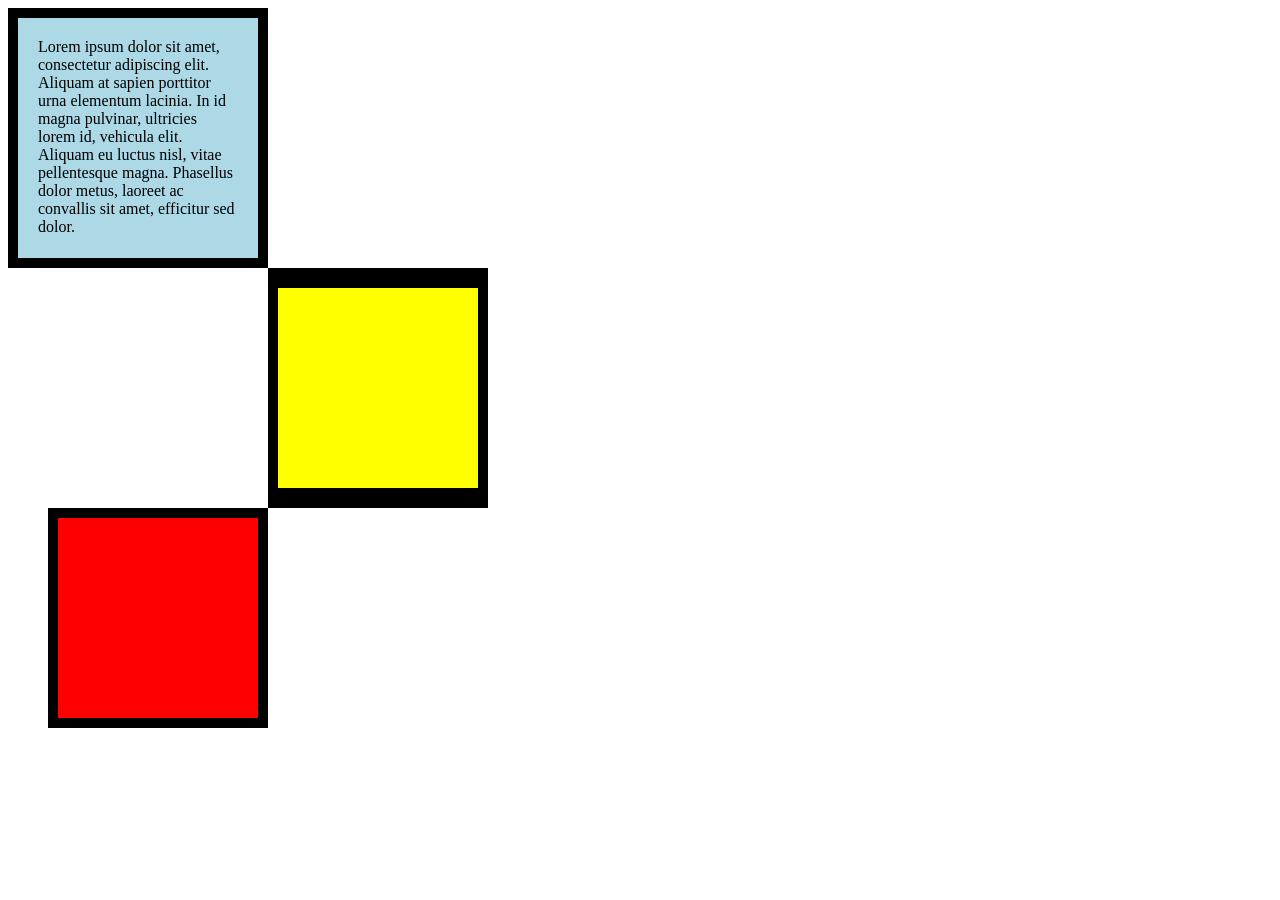
<file: CSS Acitivity II/index.html>
<!DOCTYPE html>
<html lang="en">

<head>
  <meta charset="UTF-8">
  <title>CSS Box Model</title>
  <style>
    div {
      width: 200px;
      height: 200px;
    }

    .firstbox {
      background-color: lightblue;
      padding: 20px;
      border: 10px solid black;
    }

    p {
      margin: 0;
    }

    .secondbox {
      background-color: yellow;
      border-top: 20px solid black;
      border-bottom: 20px solid black;
      border-left: 10px solid black;
      border-right: 10px solid black;
      margin-left: 260px;
    }

    .thirdbox {
      background-color: red;
      border: 10px solid black;
      margin-left: 40px;
    }
  </style>
</head>

<body>
  <div class="firstbox">
    <p>
      Lorem ipsum dolor sit amet, consectetur adipiscing elit.
      Aliquam at sapien porttitor urna elementum lacinia. In
      id magna pulvinar, ultricies lorem id, vehicula elit.
      Aliquam eu luctus nisl, vitae pellentesque magna. Phasellus
      dolor metus, laoreet ac convallis sit amet, efficitur sed
      dolor.
    </p>
  </div>

  <div class="secondbox"></div>

  <div class="thirdbox"></div>
</body>

</html>
</file>
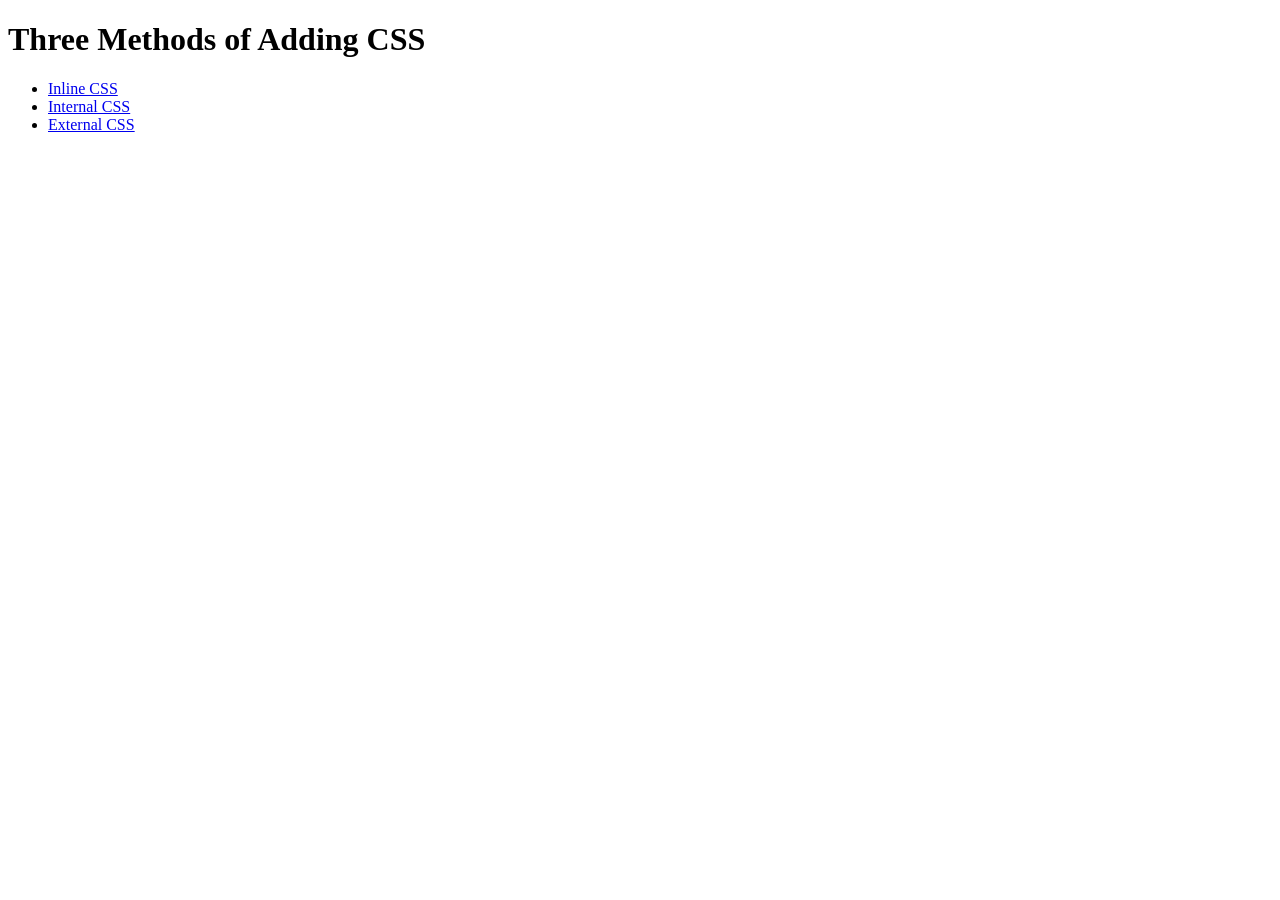
<file: CSS Activity/index.html>
<!DOCTYPE html>
<html lang="en">

<head>
  <meta charset="UTF-8">
  <title>Adding CSS</title>
</head>

<body>
  <h1>Three Methods of Adding CSS</h1>
  <!-- Create 3 Links to The 3 Webpages: inline, internal and external -->
  <ul>
    <li><a href="inline.html">Inline CSS</a></li>
    <li><a href="internal.html">Internal CSS</a></li>
    <li><a href="external.html">External CSS</a></li>
  </ul>
</body>

</html>
</file>
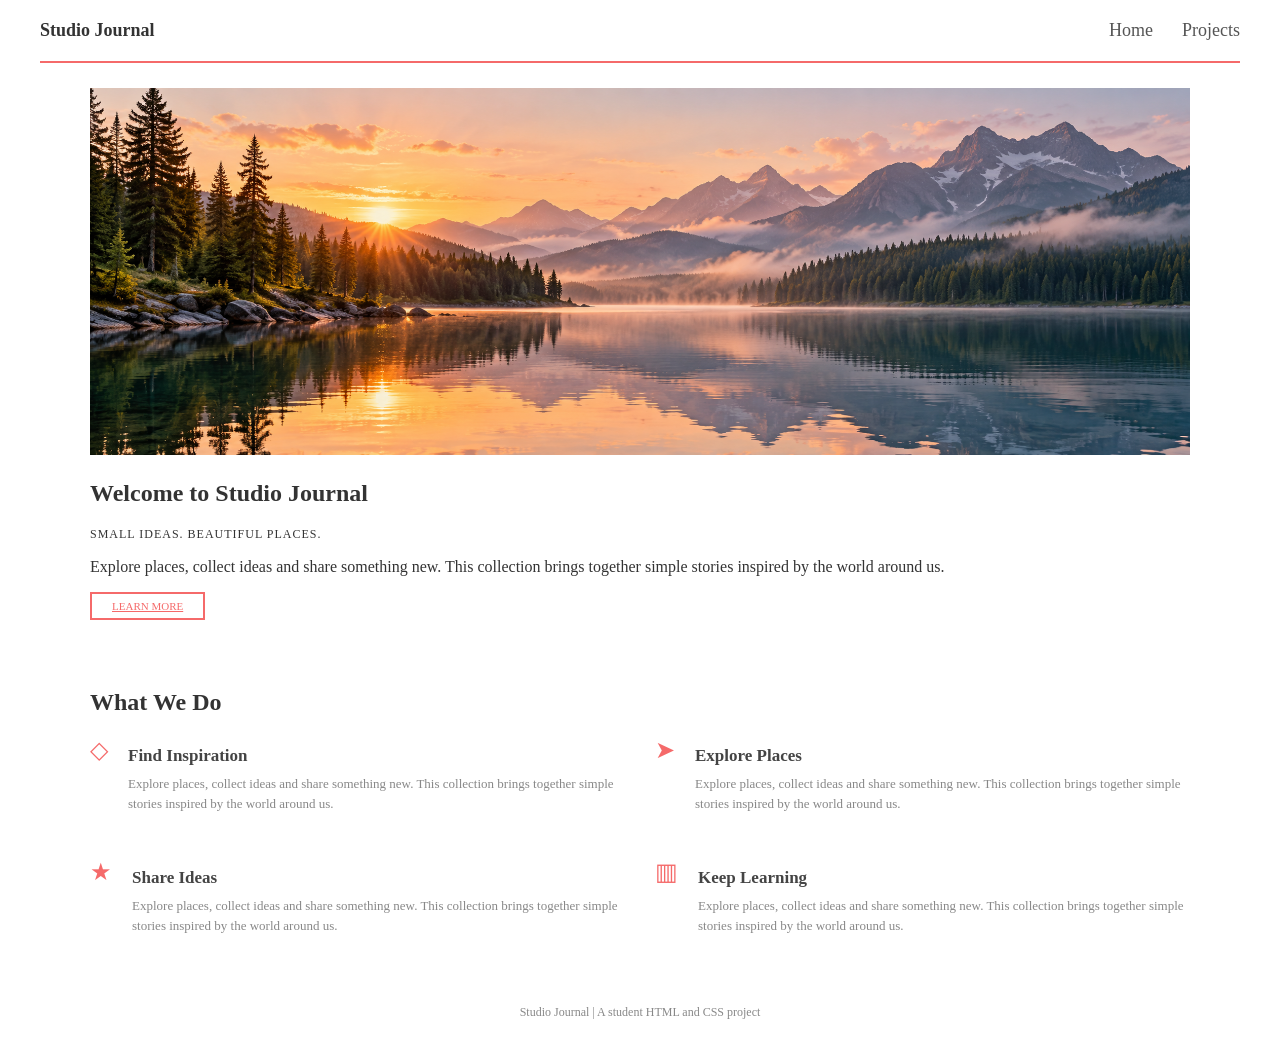
<file: Lab Practical 2/index.html>
<!DOCTYPE html>
<html lang="en">
<head>
    <meta charset="UTF-8">
    <meta name="viewport" content="width=device-width, initial-scale=1.0">
    <title>Studio Journal | Home</title>
    <link rel="stylesheet" href="styles.css">
</head>
<body>
    <header>
        <a class="logo" href="index.html"><strong>Studio Journal</strong></a>
        <nav>
            <a href="index.html" class="active" aria-current="page">Home</a>
            <a href="projects.html">Projects</a>
        </nav>
    </header>

    <main>
        <section class="intro">
            <img class="banner" src="images/pic10.png" alt="Mountain lake at sunrise">
            <h1>Welcome to Studio Journal</h1>
            <p class="subtitle">Small ideas. Beautiful places.</p>
            <p>Explore places, collect ideas and share something new. This collection brings together simple stories inspired by the world around us.</p>
            <a class="button" href="#features">Learn More</a>
        </section>

        <section id="features">
            <h2>What We Do</h2>
            <div class="features">
                <article class="feature">
                    <span class="icon" aria-hidden="true">◇</span>
                    <div>
                        <h3>Find Inspiration</h3>
                        <p>Explore places, collect ideas and share something new. This collection brings together simple stories inspired by the world around us.</p>
                    </div>
                </article>
                <article class="feature">
                    <span class="icon" aria-hidden="true">➤</span>
                    <div>
                        <h3>Explore Places</h3>
                        <p>Explore places, collect ideas and share something new. This collection brings together simple stories inspired by the world around us.</p>
                    </div>
                </article>
                <article class="feature">
                    <span class="icon" aria-hidden="true">★</span>
                    <div>
                        <h3>Share Ideas</h3>
                        <p>Explore places, collect ideas and share something new. This collection brings together simple stories inspired by the world around us.</p>
                    </div>
                </article>
                <article class="feature">
                    <span class="icon" aria-hidden="true">▥</span>
                    <div>
                        <h3>Keep Learning</h3>
                        <p>Explore places, collect ideas and share something new. This collection brings together simple stories inspired by the world around us.</p>
                    </div>
                </article>
            </div>
        </section>
    </main>
    <footer>Studio Journal | A student HTML and CSS project</footer>
</body>
</html>
</file>
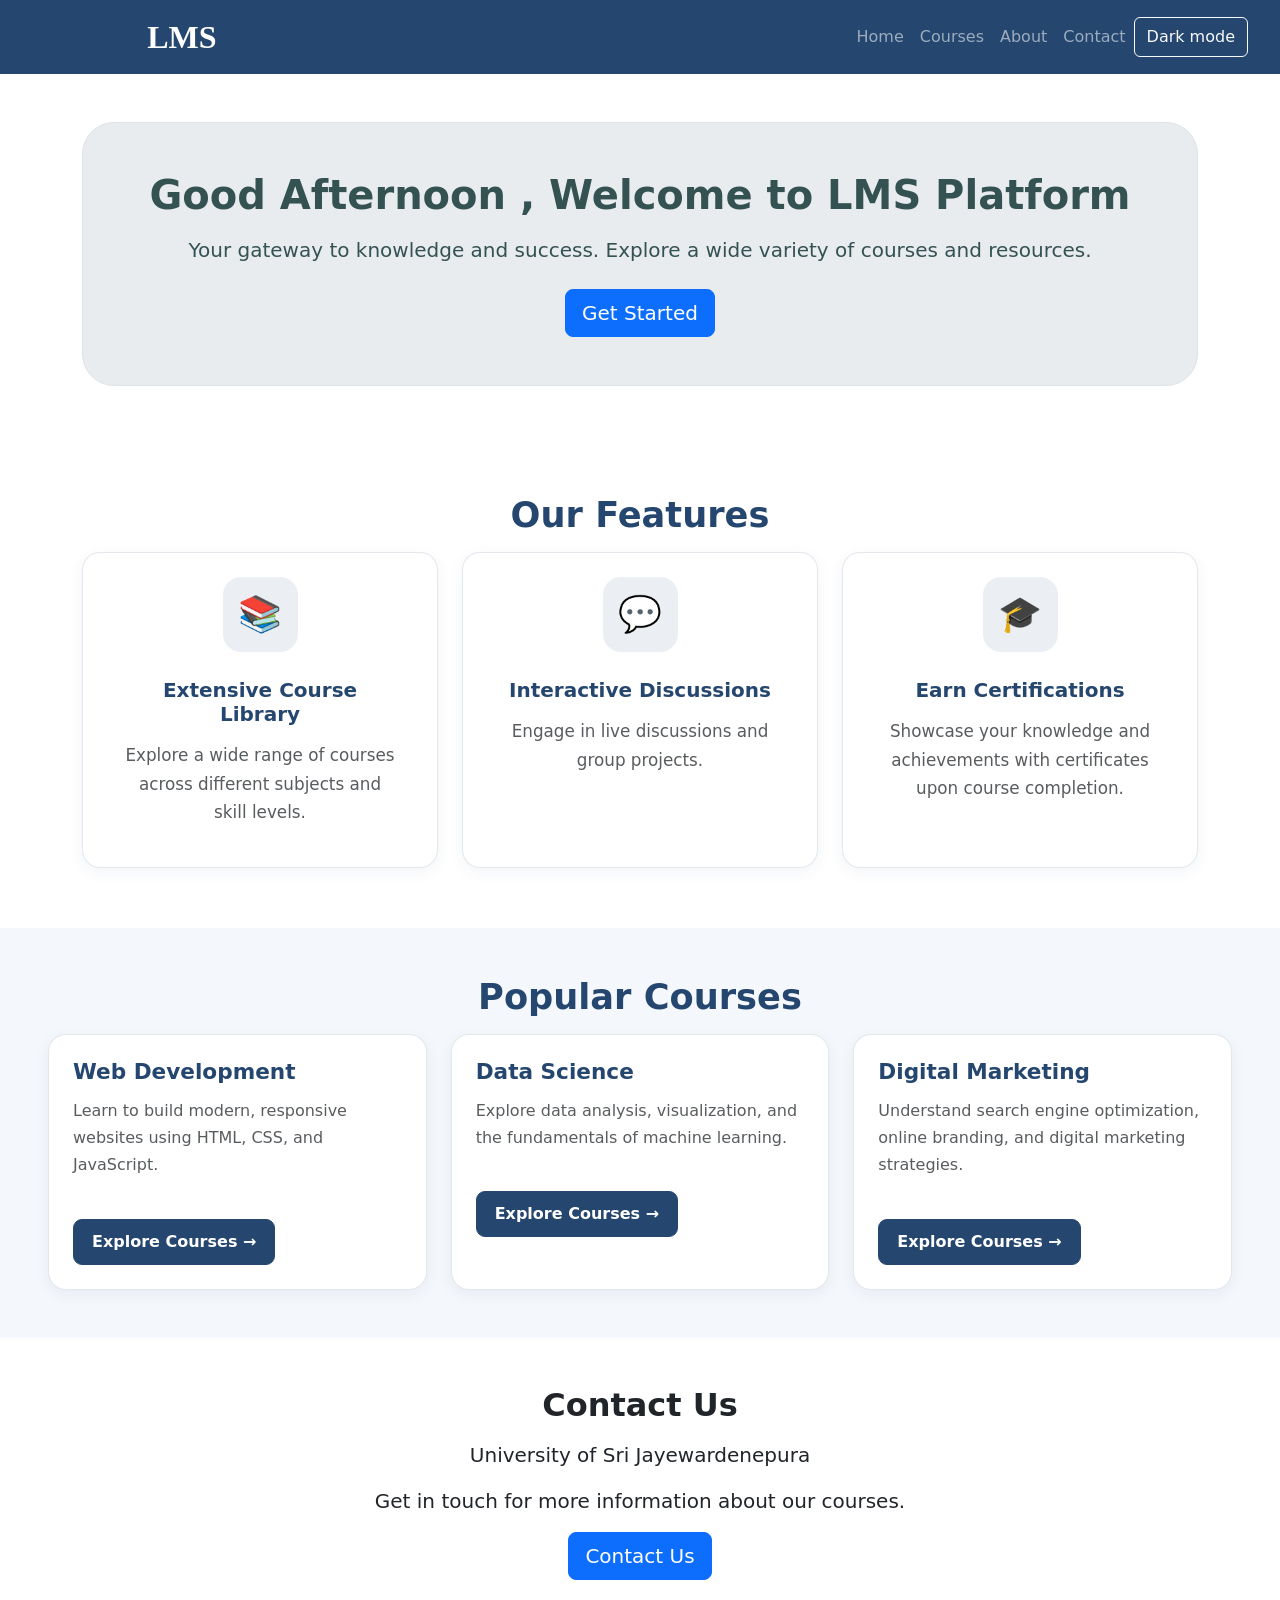
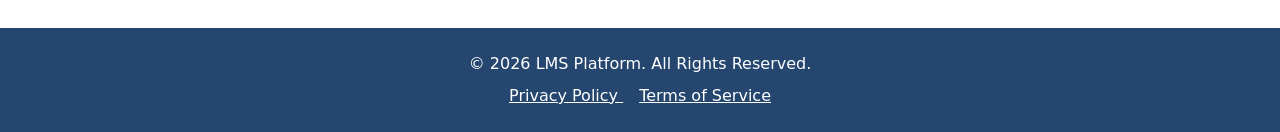
<file: Practical 2 LMS using Bootstrap/index.html>
<!DOCTYPE html>
<html lang="en" data-bs-theme="light">

<head>
    <meta charset="UTF-8">
    <meta name="viewport" content="width=device-width, initial-scale=1.0">

    <title>LMS | Learning Management System</title>

    <!-- Bootstrap CSS -->
    <link href="https://cdn.jsdelivr.net/npm/bootstrap@5.3.8/dist/css/bootstrap.min.css" rel="stylesheet">

    <!-- Custom CSS -->
    <link rel="stylesheet" href="style.css">
</head>

<body>


    <!-- Navigation Bar -->
    <nav class="navbar navbar-expand-lg bg-1 fg-2" data-bs-theme="dark">
        <div class="container-fluid px-4">

            <a class="navbar-brand fw-bold" href="#Home">LMS</a>



            <button class="navbar-toggler" type="button" data-bs-toggle="offcanvas" data-bs-target="#navbarMenu"
                aria-controls="navbarMenu" aria-label="Toggle navigation">

                <span class="navbar-toggler-icon"></span>
            </button>

            <div class="offcanvas offcanvas-end" tabindex="-1" id="navbarMenu" aria-labelledby="navbarMenuLabel">

                <div class="offcanvas-header">
                    <h5 class="offcanvas-title" id="navbarMenuLabel">
                        LMS Menu
                    </h5>

                    <button type="button" class="btn-close" data-bs-dismiss="offcanvas" aria-label="Close"></button>
                </div>

                <div class="offcanvas-body">
                    <div class="navbar-nav ms-auto">

                        <a class="nav-link" href="index.html">Home</a>
                        <a class="nav-link" href="courses.html">Courses</a>
                        <a class="nav-link" href="about.html">About</a>
                        <a class="nav-link" href="contact.html">Contact </a>
                        <button class="btn btn-outline-light ms-auto me-2" type="button" id="themeToggle"
                            aria-pressed="false">
                            Dark mode
                        </button>

                    </div>
                </div>

            </div>
        </div>
    </nav>

    <!-- Home Section -->
    <section id="Home" class="py-5">

        <div class="container">

            <div class="bg-body-secondary p-5 rounded-5 text-center border">

                <h1 class="fw-bold mb-3">
                    <span id="greeting"></span> , Welcome to LMS Platform
                </h1>

                <p class="fs-5 mb-4">
                    Your gateway to knowledge and success.
                    Explore a wide variety of courses and resources.
                </p>

                <a class="btn btn-primary btn-lg" href="#courses">
                    Get Started
                </a>

            </div>

        </div>

    </section>


    <!-- Our Features -->
    <section id="about" class="container py-5">

        <h2 class="text-center fw-bold mb-3">
            Our Features
        </h2>

        <div class="row g-4">

            <!-- Feature 1 -->
            <div class="col-12 col-md-4">

                <div class="card feature-card h-100 text-center p-4">

                    <div class="feature-icon">
                        📚
                    </div>

                    <div class="card-body">

                        <h3 class="card-title fw-bold">
                            Extensive Course Library
                        </h3>

                        <p class="card-text">
                            Explore a wide range of courses across different subjects and skill levels.
                        </p>

                    </div>

                </div>

            </div>

            <!-- Feature 2 -->
            <div class="col-12 col-md-4">

                <div class="card feature-card h-100 text-center p-4">

                    <div class="feature-icon">
                        💬
                    </div>

                    <div class="card-body">

                        <h3 class="card-title fw-bold">
                            Interactive Discussions
                        </h3>

                        <p class="card-text">
                            Engage in live discussions and group projects.
                        </p>

                    </div>

                </div>

            </div>

            <!-- Feature 3 -->
            <div class="col-12 col-md-4">

                <div class="card feature-card h-100 text-center p-4">

                    <div class="feature-icon">
                        🎓
                    </div>

                    <div class="card-body">

                        <h3 class="card-title fw-bold">
                            Earn Certifications
                        </h3>

                        <p class="card-text">
                            Showcase your knowledge and achievements with certificates upon course completion.
                        </p>

                    </div>

                </div>

            </div>

        </div>

    </section>



    <!-- Popular Courses -->
    <section id="courses" class="container-fluid px-4 px-md-5 py-5">

        <h2 class="text-center fw-bold mb-3">
            Popular Courses
        </h2>

        <div class="row g-4">

            <!-- Course 1 -->
            <div class="col-12 col-md-6 col-lg-4">

                <div class="card course-card h-100">

                    <div class="card-body p-4 d-flex flex-column">

                        <h3 class="card-title fw-bold">
                            Web Development
                        </h3>

                        <p class="card-text">
                            Learn to build modern, responsive websites using HTML, CSS, and JavaScript.
                        </p>

                        <a href="#contact" class="btn btn-primary mt-4 align-self-start">
                            Explore Courses →
                        </a>

                    </div>

                </div>

            </div>

            <!-- Course 2 -->
            <div class="col-12 col-md-6 col-lg-4">

                <div class="card course-card h-100">

                    <div class="card-body p-4 d-flex flex-column">

                        <h3 class="card-title fw-bold">
                            Data Science
                        </h3>

                        <p class="card-text">
                            Explore data analysis, visualization, and the fundamentals of machine learning.
                        </p>

                        <a href="#contact" class="btn btn-primary mt-4 align-self-start">
                            Explore Courses →
                        </a>

                    </div>

                </div>

            </div>

            <!-- Course 3 -->
            <div class="col-12 col-md-6 col-lg-4">

                <div class="card course-card h-100">

                    <div class="card-body p-4 d-flex flex-column">

                        <h3 class="card-title fw-bold">
                            Digital Marketing
                        </h3>

                        <p class="card-text">
                            Understand search engine optimization, online branding, and digital marketing strategies.
                        </p>

                        <a href="#contact" class="btn btn-primary mt-4 align-self-start">
                            Explore Courses →
                        </a>

                    </div>

                </div>

            </div>

        </div>

    </section>



    <!-- Contact Section -->
    <section id="contact" class="text-center py-5 px-3">

        <h2 class="fw-bold">
            Contact Us
        </h2>

        <p class="fs-5 mt-3">
            University of Sri Jayewardenepura
        </p>

        <p class="fs-5">
            Get in touch for more information about our courses.
        </p>

        <a href="contact.html" class="btn btn-primary btn-lg">
            Contact Us
        </a>

    </section>


    <!-- Footer -->
    <footer class=" text-white text-center py-4 mt-auto">

        <p class="mb-2">
            &copy; 2026 LMS Platform. All Rights Reserved.
        </p>

        <a href="#privacy" class="text-white me-3">
            Privacy Policy
        </a>

        <a href="#terms" class="text-white">
            Terms of Service
        </a>

    </footer>


    <!-- Bootstrap JavaScript -->
    <script src="https://cdn.jsdelivr.net/npm/bootstrap@5.3.8/dist/js/bootstrap.bundle.min.js"></script>
    <script src="scipt.js"></script>
</body>

</html>
</file>
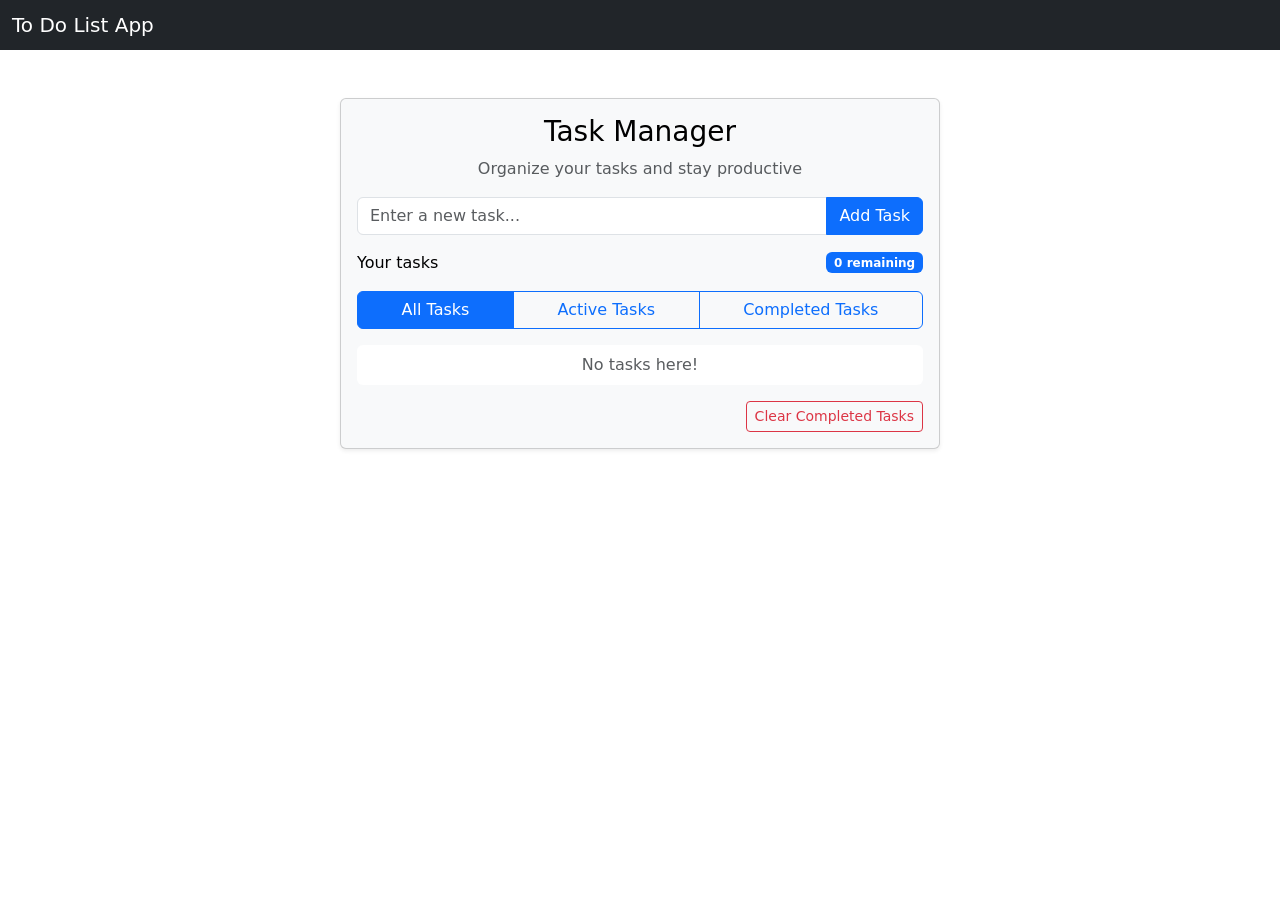
<file: To Do Application/index.html>
<!DOCTYPE html>
<html lang="en">

<head>
    <meta charset="UTF-8">
    <meta name="viewport" content="width=device-width, initial-scale=1.0">
    <title>To Do List</title>
    <link href="https://cdn.jsdelivr.net/npm/bootstrap@5.3.8/dist/css/bootstrap.min.css" rel="stylesheet">
    <link rel="stylesheet" href="style.css">
</head>

<body>
    <nav class="navbar navbar-dark bg-dark">
        <div class="container-fluid"><span class="navbar-brand mb-0 h1">To Do List App</span></div>
    </nav>

    <div class="container mt-5">
        <div class="card mx-auto shadow-sm text-bg-light" style="max-width: 600px;">
            <div class="card-body">
                <h3 class="card-title text-center">Task Manager</h3>
                <p class="text-center text-muted">Organize your tasks and stay productive</p>
                <div class="input-group mb-3">
                    <input type="text" id="taskInput" class="form-control" placeholder="Enter a new task...">
                    <button class="btn btn-primary" id="addBtn">Add Task</button>
                </div>
                <div id="errorMsg" class="text-danger small mb-2 d-none">Task cannot be empty!</div>
                <div class="d-flex justify-content-between align-items-center mb-3">
                    <span>Your tasks</span>
                    <span class="badge bg-primary" id="taskCount">0 remaining</span>
                </div>
                <div class="btn-group w-100 mb-3" role="group">
                    <input type="radio" class="btn-check" name="filter" id="filterAll" checked>
                    <label class="btn btn-outline-primary" for="filterAll">All Tasks</label>
                    <input type="radio" class="btn-check" name="filter" id="filterActive">
                    <label class="btn btn-outline-primary" for="filterActive">Active Tasks</label>
                    <input type="radio" class="btn-check" name="filter" id="filterCompleted">
                    <label class="btn btn-outline-primary" for="filterCompleted">Completed Tasks</label>
                </div>
                <ul class="list-group mb-3" id="taskList"></ul>
                <div class="text-end">
                    <button class="btn btn-outline-danger btn-sm" id="clearBtn">Clear Completed Tasks</button>
                </div>
            </div>
        </div>
    </div>

    <script src="https://cdn.jsdelivr.net/npm/bootstrap@5.3.8/dist/js/bootstrap.bundle.min.js"></script>
    <script src="script.js"></script>
</body>

</html>
</file>
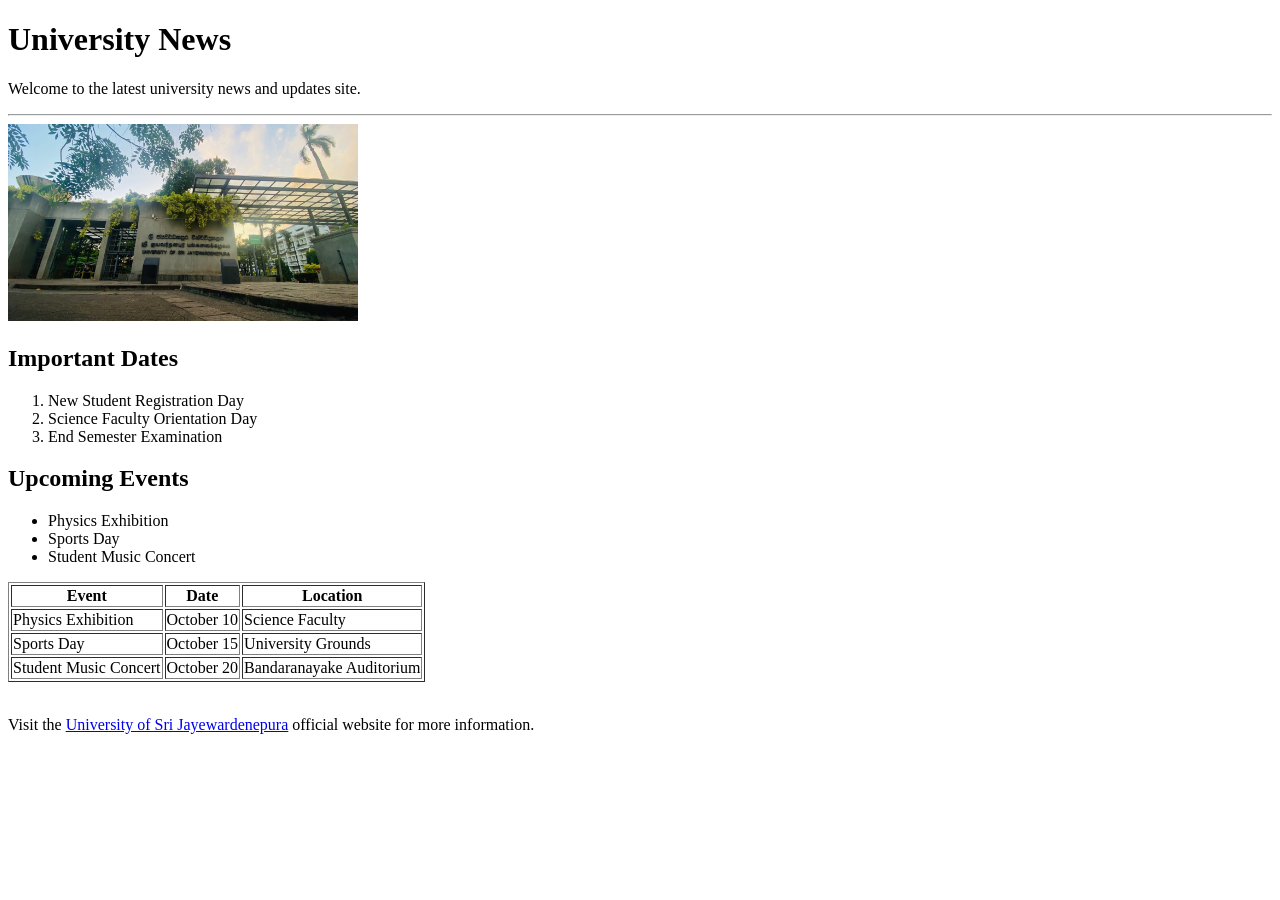
<file: Lab Practical 1/news.html>
<!DOCTYPE html>
<html lang="en">
<head>
    <meta charset="UTF-8">
    <meta name="viewport" content="width=device-width, initial-scale=1.0">
    <title>University News</title>
</head>
<body>
    <h1>University News</h1>

    <p>
        Welcome to the latest university news and updates site.
    </p>

    <hr>

    <img src="university.jpg" alt="University Image" width="350">

    

    <h2>Important Dates</h2>

    <ol>
        <li>New Student Registration Day</li>
        <li>Science Faculty Orientation Day</li>
        <li>End Semester Examination</li>
    </ol>

    <h2>Upcoming Events</h2>

    <ul>
        <li>Physics Exhibition</li>
        <li>Sports Day</li>
        <li>Student Music Concert</li>
    </ul>

    <table border="1">
        <tr>
            <th>Event</th>
            <th>Date</th>
            <th>Location</th>
        </tr>

        <tr>
            <td>Physics Exhibition</td>
            <td>October 10</td>
            <td>Science Faculty</td>
        </tr>

        <tr>
            <td>Sports Day</td>
            <td>October 15</td>
            <td>University Grounds</td>
        </tr>

        <tr>
            <td>Student Music Concert</td>
            <td>October 20</td>
            <td>Bandaranayake Auditorium</td>
        </tr>
    </table>

    <br>

    <p>
        Visit the <a href="https://www.sjp.ac.lk/">University of Sri Jayewardenepura</a>
        official website for more information.
    </p>

</body>
</html>
</file>
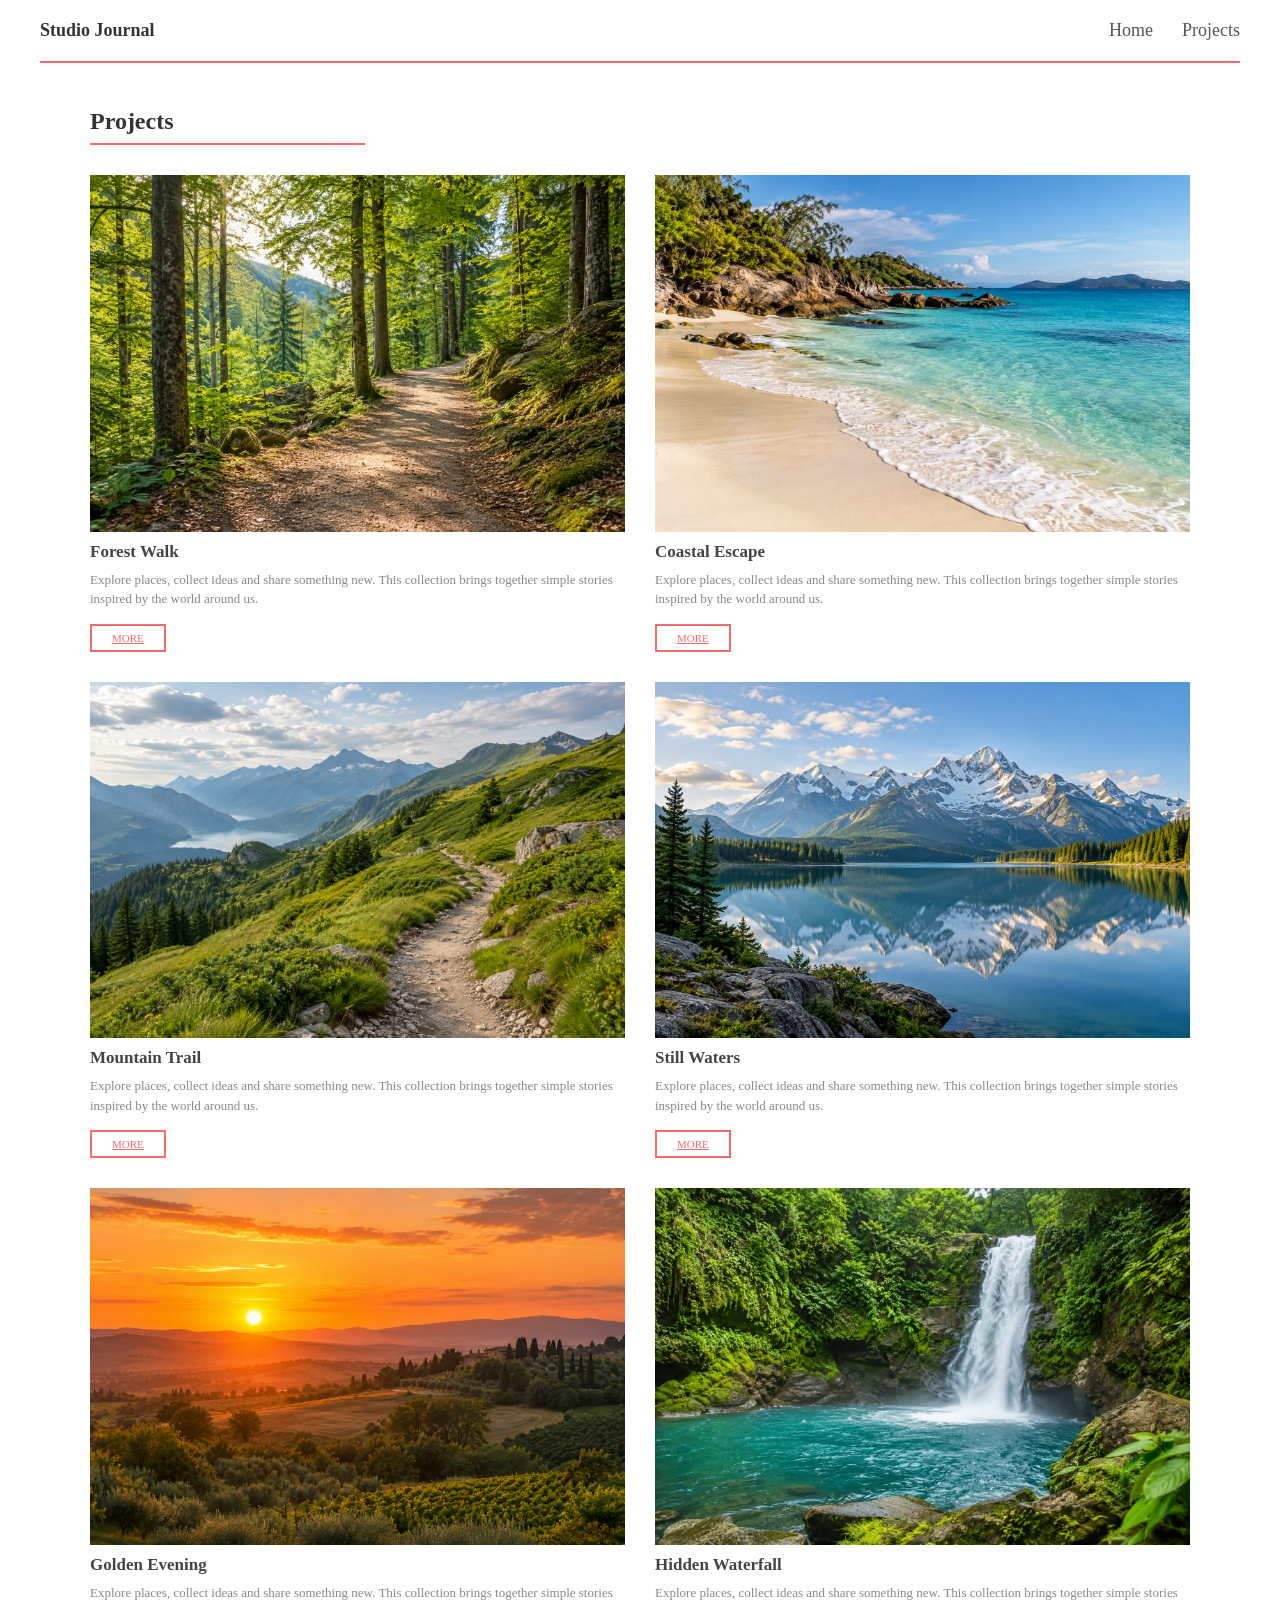
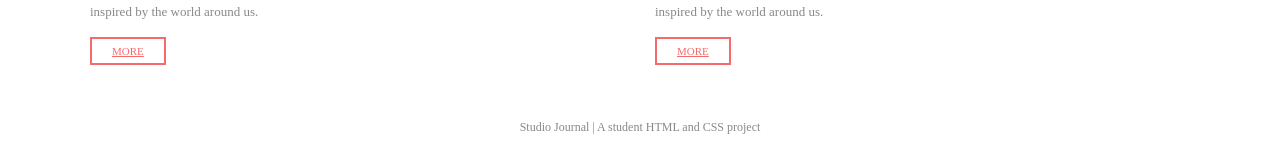
<file: Lab Practical 2/projects.html>
<!DOCTYPE html>
<html lang="en">
<head>
    <meta charset="UTF-8">
    <meta name="viewport" content="width=device-width, initial-scale=1.0">
    <title>Studio Journal | Projects</title>
    <link rel="stylesheet" href="styles.css">
</head>
<body>
    <header>
        <a class="logo" href="index.html"><strong>Studio Journal</strong></a>
        <nav>
            <a href="index.html">Home</a>
            <a href="projects.html" class="active" aria-current="page">Projects</a>
        </nav>
    </header>

    <main>
        <section>
            <h1 class="section-title">Projects</h1>
            <div class="projects">
                <article>
                    <img src="images/pic01.png" alt="Sunlit path through a green forest">
                    <h3>Forest Walk</h3>
                    <p>Explore places, collect ideas and share something new. This collection brings together simple stories inspired by the world around us.</p>
                    <a class="button" href="images/pic01.png">More</a>
                </article>
                <article>
                    <img src="images/pic02.png" alt="Sandy coastline beside turquoise water">
                    <h3>Coastal Escape</h3>
                    <p>Explore places, collect ideas and share something new. This collection brings together simple stories inspired by the world around us.</p>
                    <a class="button" href="images/pic02.png">More</a>
                </article>
                <article>
                    <img src="images/pic03.png" alt="Trail through green mountain hills">
                    <h3>Mountain Trail</h3>
                    <p>Explore places, collect ideas and share something new. This collection brings together simple stories inspired by the world around us.</p>
                    <a class="button" href="images/pic03.png">More</a>
                </article>
                <article>
                    <img src="images/pic04.png" alt="Lake reflecting distant mountains">
                    <h3>Still Waters</h3>
                    <p>Explore places, collect ideas and share something new. This collection brings together simple stories inspired by the world around us.</p>
                    <a class="button" href="images/pic04.png">More</a>
                </article>
                <article>
                    <img src="images/pic05.png" alt="Sunset over rolling countryside">
                    <h3>Golden Evening</h3>
                    <p>Explore places, collect ideas and share something new. This collection brings together simple stories inspired by the world around us.</p>
                    <a class="button" href="images/pic05.png">More</a>
                </article>
                <article>
                    <img src="images/pic06.png" alt="Waterfall surrounded by green plants">
                    <h3>Hidden Waterfall</h3>
                    <p>Explore places, collect ideas and share something new. This collection brings together simple stories inspired by the world around us.</p>
                    <a class="button" href="images/pic06.png">More</a>
                </article>
            </div>
        </section>
    </main>
    <footer>Studio Journal | A student HTML and CSS project</footer>
</body>
</html>
</file>
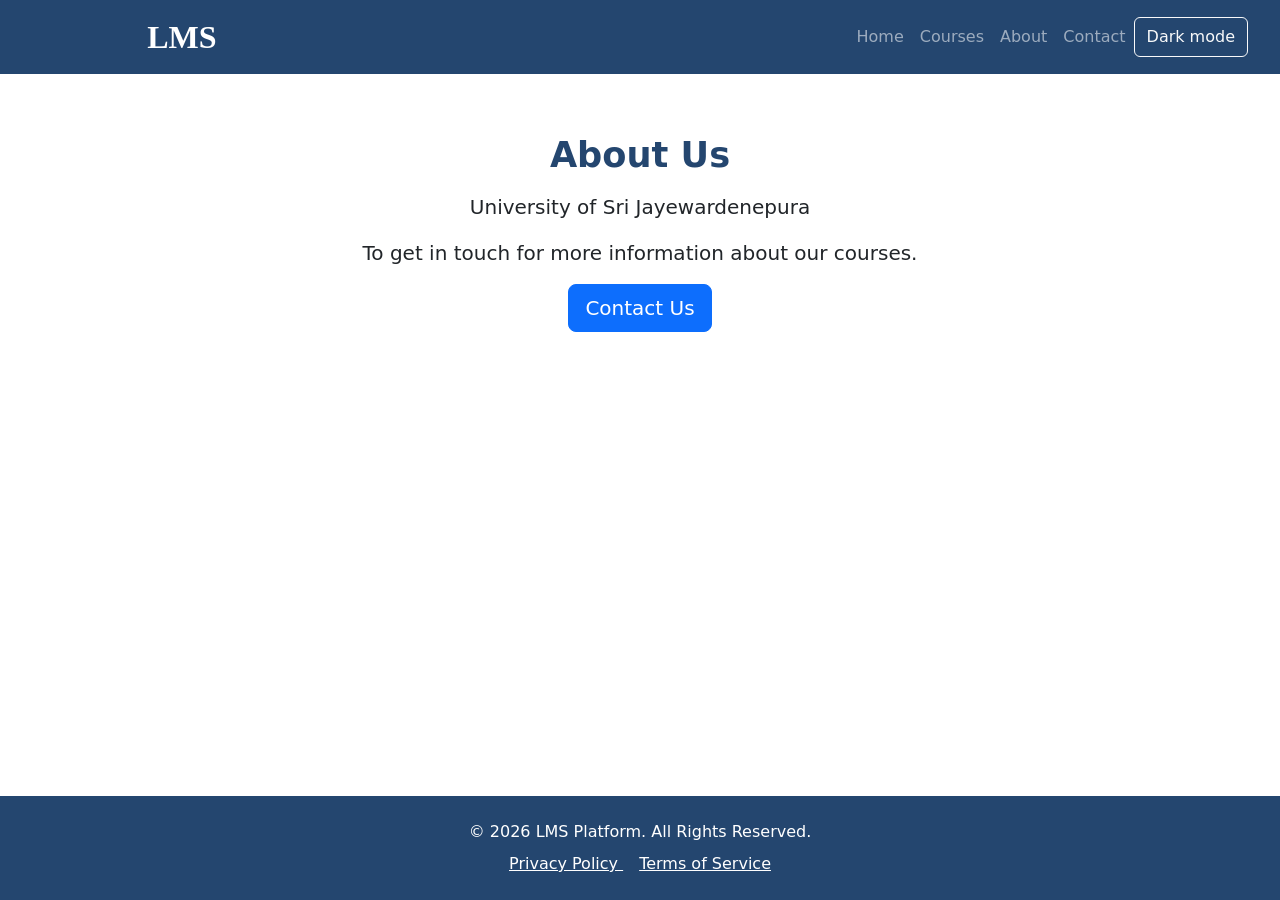
<file: Practical 2 LMS using Bootstrap/about.html>
<!DOCTYPE html>
<html lang="en" data-bs-theme="light">

<head>
    <meta charset="UTF-8">
    <meta name="viewport" content="width=device-width, initial-scale=1.0">

    <title>LMS | Learning Management System</title>

    <!-- Bootstrap CSS -->
    <link href="https://cdn.jsdelivr.net/npm/bootstrap@5.3.8/dist/css/bootstrap.min.css" rel="stylesheet">

    <!-- Custom CSS -->
    <link rel="stylesheet" href="style.css">
</head>

<body>


    <!-- Navigation Bar -->
    <nav class="navbar navbar-expand-lg bg-1 fg-2" data-bs-theme="dark">
        <div class="container-fluid px-4">

            <a class="navbar-brand fw-bold" href="index.html">LMS</a>



            <button class="navbar-toggler" type="button" data-bs-toggle="offcanvas" data-bs-target="#navbarMenu"
                aria-controls="navbarMenu" aria-label="Toggle navigation">

                <span class="navbar-toggler-icon"></span>
            </button>

            <div class="offcanvas offcanvas-end" tabindex="-1" id="navbarMenu" aria-labelledby="navbarMenuLabel">

                <div class="offcanvas-header">
                    <h5 class="offcanvas-title" id="navbarMenuLabel">
                        LMS Menu
                    </h5>

                    <button type="button" class="btn-close" data-bs-dismiss="offcanvas" aria-label="Close"></button>
                </div>

                <div class="offcanvas-body">
                    <div class="navbar-nav ms-auto">

                        <a class="nav-link" href="index.html">Home</a>
                        <a class="nav-link" href="courses.html">Courses</a>
                        <a class="nav-link" href="about.html">About</a>
                        <a class="nav-link" href="contact.html">Contact </a>
                        <button class="btn btn-outline-light ms-auto me-2" type="button" id="themeToggle"
                            aria-pressed="false">
                            Dark mode
                        </button>

                    </div>
                </div>

            </div>
        </div>
    </nav>

    <main>
        <!-- About Section -->
        <section id="about" class="text-center py-5 px-3">

            <h2 class="fw-bold">
                About Us
            </h2>

            <p class="fs-5 mt-3">
                University of Sri Jayewardenepura
            </p>

            <p class="fs-5">
                To get in touch for more information about our courses.
            </p>

            <a href="contact.html" class="btn btn-primary btn-lg">
                Contact Us
            </a>

        </section>
    </main>

    <!-- Footer -->
    <footer class=" text-white text-center py-4 mt-auto">

        <p class="mb-2">
            &copy; 2026 LMS Platform. All Rights Reserved.
        </p>

        <a href="#privacy" class="text-white me-3">
            Privacy Policy
        </a>

        <a href="#terms" class="text-white">
            Terms of Service
        </a>

    </footer>


    <!-- Bootstrap JavaScript -->
    <script src="https://cdn.jsdelivr.net/npm/bootstrap@5.3.8/dist/js/bootstrap.bundle.min.js"></script>
    <script src="scipt.js"></script>
</body>

</html>
</file>
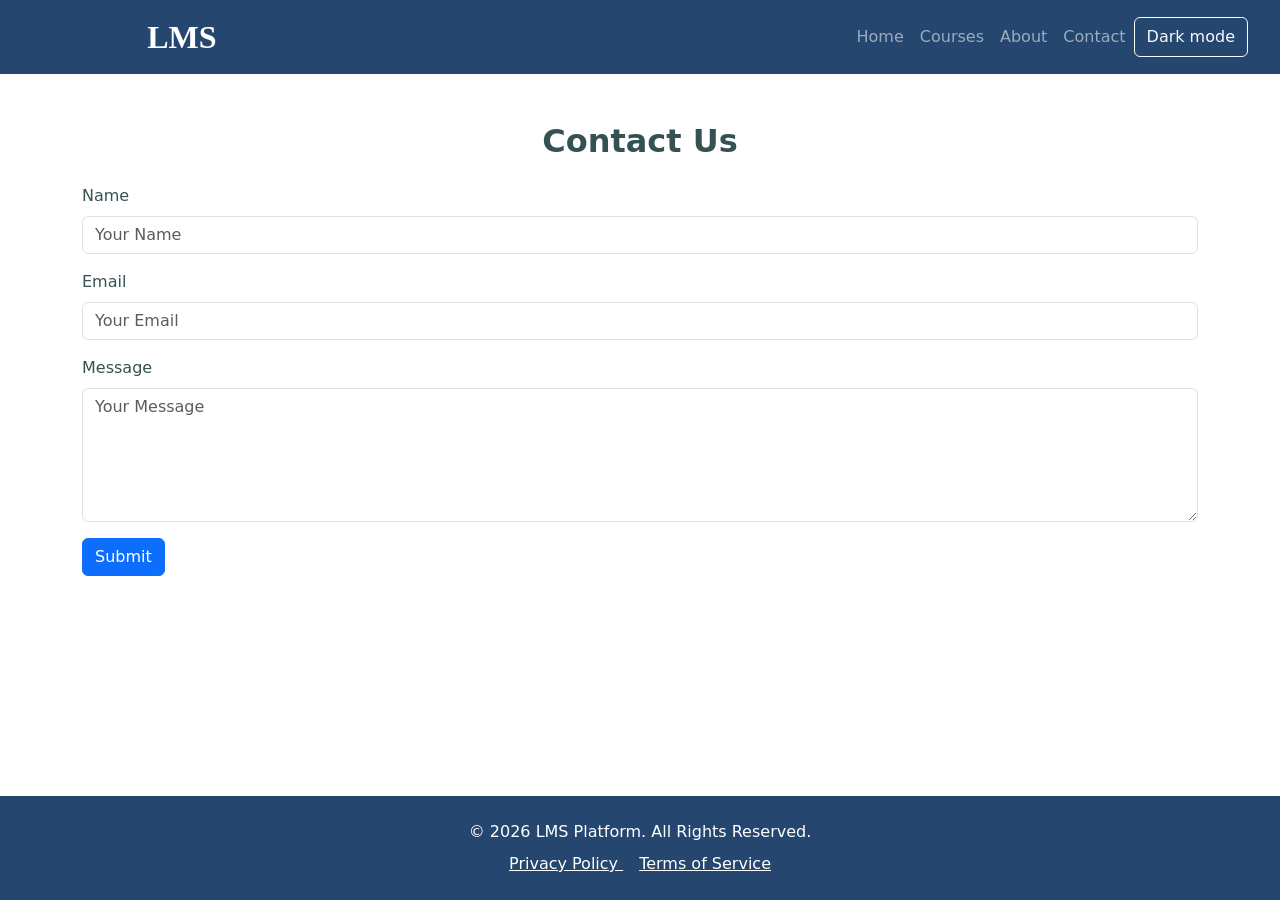
<file: Practical 2 LMS using Bootstrap/contact.html>
<!DOCTYPE html>
<html lang="en" data-bs-theme="light">

<head>
    <meta charset="UTF-8">
    <meta name="viewport" content="width=device-width, initial-scale=1.0">

    <title>LMS | Learning Management System</title>

    <!-- Bootstrap CSS -->
    <link href="https://cdn.jsdelivr.net/npm/bootstrap@5.3.8/dist/css/bootstrap.min.css" rel="stylesheet">

    <!-- Custom CSS -->
    <link rel="stylesheet" href="style.css">
</head>

<body>


    <!-- Navigation Bar -->
    <nav class="navbar navbar-expand-lg bg-1 fg-2" data-bs-theme="dark">
        <div class="container-fluid px-4">

            <a class="navbar-brand fw-bold" href="index.html">LMS</a>



            <button class="navbar-toggler" type="button" data-bs-toggle="offcanvas" data-bs-target="#navbarMenu"
                aria-controls="navbarMenu" aria-label="Toggle navigation">

                <span class="navbar-toggler-icon"></span>
            </button>

            <div class="offcanvas offcanvas-end" tabindex="-1" id="navbarMenu" aria-labelledby="navbarMenuLabel">

                <div class="offcanvas-header">
                    <h5 class="offcanvas-title" id="navbarMenuLabel">
                        LMS Menu
                    </h5>

                    <button type="button" class="btn-close" data-bs-dismiss="offcanvas" aria-label="Close"></button>
                </div>

                <div class="offcanvas-body">
                    <div class="navbar-nav ms-auto">

                        <a class="nav-link" href="index.html">Home</a>
                        <a class="nav-link" href="courses.html">Courses</a>
                        <a class="nav-link" href="about.html">About</a>
                        <a class="nav-link" href="contact.html">Contact </a>
                        <button class="btn btn-outline-light ms-auto me-2" type="button" id="themeToggle"
                            aria-pressed="false">
                            Dark mode
                        </button>

                    </div>
                </div>

            </div>
        </div>
    </nav>

    <section class="container py-5">

        <h2 class="text-center fw-bold mb-4">
            Contact Us
        </h2>

        <form>

            <div class="mb-3">
                <label for="name" class="form-label">Name</label>
                <input type="text" class="form-control" id="name" placeholder="Your Name" required>
            </div>

            <div class="mb-3">
                <label for="email" class="form-label">Email</label>
                <input type="email" class="form-control" id="email" placeholder="Your Email" required>
            </div>

            <div class="mb-3">
                <label for="message" class="form-label">Message</label>
                <textarea class="form-control" id="message" rows="5" placeholder="Your Message" required></textarea>
            </div>

            <button type="submit" class="btn btn-primary">
                Submit
            </button>

        </form>

    </section>


    <!-- Footer -->
    <footer class=" text-white text-center py-4 mt-auto">

        <p class="mb-2">
            &copy; 2026 LMS Platform. All Rights Reserved.
        </p>

        <a href="#privacy" class="text-white me-3">
            Privacy Policy
        </a>

        <a href="#terms" class="text-white">
            Terms of Service
        </a>

    </footer>


    <!-- Bootstrap JavaScript -->
    <script src="https://cdn.jsdelivr.net/npm/bootstrap@5.3.8/dist/js/bootstrap.bundle.min.js"></script>
    <script src="scipt.js"></script>
</body>

</html>
</file>
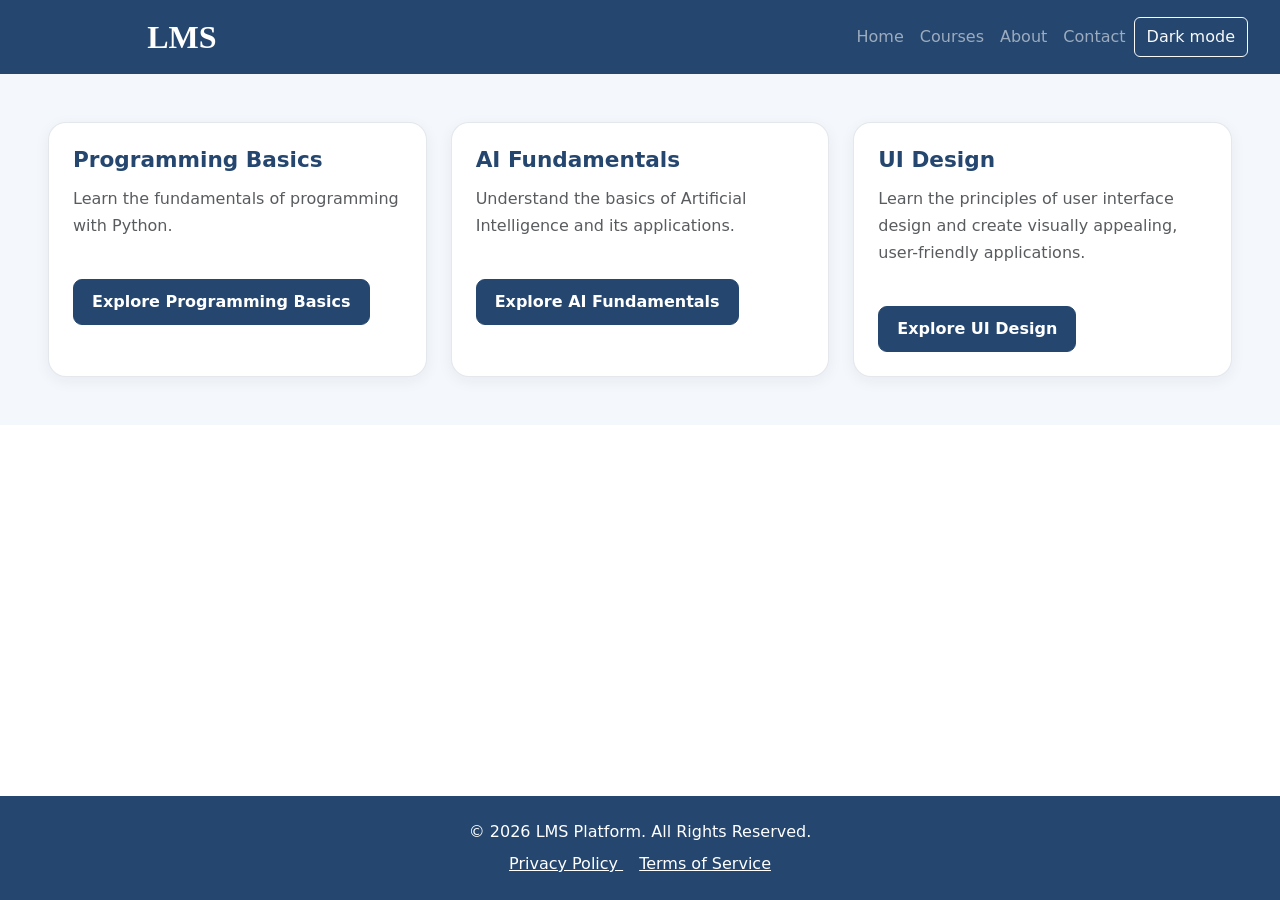
<file: Practical 2 LMS using Bootstrap/courses.html>
<!DOCTYPE html>
<html lang="en" data-bs-theme="light">

<head>
    <meta charset="UTF-8">
    <meta name="viewport" content="width=device-width, initial-scale=1.0">

    <title>LMS | Learning Management System</title>

    <!-- Bootstrap CSS -->
    <link href="https://cdn.jsdelivr.net/npm/bootstrap@5.3.8/dist/css/bootstrap.min.css" rel="stylesheet">

    <!-- Custom CSS -->
    <link rel="stylesheet" href="style.css">
</head>

<body>


    <!-- Navigation Bar -->
    <nav class="navbar navbar-expand-lg bg-1 fg-2" data-bs-theme="dark">
        <div class="container-fluid px-4">

            <a class="navbar-brand fw-bold" href="index.html">LMS</a>



            <button class="navbar-toggler" type="button" data-bs-toggle="offcanvas" data-bs-target="#navbarMenu"
                aria-controls="navbarMenu" aria-label="Toggle navigation">

                <span class="navbar-toggler-icon"></span>
            </button>

            <div class="offcanvas offcanvas-end" tabindex="-1" id="navbarMenu" aria-labelledby="navbarMenuLabel">

                <div class="offcanvas-header">
                    <h5 class="offcanvas-title" id="navbarMenuLabel">
                        LMS Menu
                    </h5>

                    <button type="button" class="btn-close" data-bs-dismiss="offcanvas" aria-label="Close"></button>
                </div>

                <div class="offcanvas-body">
                    <div class="navbar-nav ms-auto">

                        <a class="nav-link" href="index.html">Home</a>
                        <a class="nav-link" href="courses.html">Courses</a>
                        <a class="nav-link" href="about.html">About</a>
                        <a class="nav-link" href="contact.html">Contact </a>
                        <button class="btn btn-outline-light ms-auto me-2" type="button" id="themeToggle"
                            aria-pressed="false">
                            Dark mode
                        </button>

                    </div>
                </div>

            </div>
        </div>
    </nav>


    <main>
        <!-- Courses -->
        <section id="courses" class="container-fluid px-4 px-md-5 py-5">
            <div class="row g-4">

                <!-- Course 1 -->
                <div class="col-12 col-md-6 col-lg-4">

                    <div class="card course-card h-100">

                        <div class="card-body p-4 d-flex flex-column">

                            <h3 class="card-title fw-bold">
                                Programming Basics
                            </h3>

                            <p class="card-text">
                                Learn the fundamentals of programming with Python.
                            </p>

                            <a href="#contact" class="btn btn-primary mt-4 align-self-start">
                                Explore Programming Basics
                            </a>

                        </div>

                    </div>

                </div>

                <!-- Course 2 -->
                <div class="col-12 col-md-6 col-lg-4">

                    <div class="card course-card h-100">

                        <div class="card-body p-4 d-flex flex-column">

                            <h3 class="card-title fw-bold">
                                AI Fundamentals
                            </h3>

                            <p class="card-text">
                                Understand the basics of Artificial Intelligence and its applications.
                            </p>

                            <a href="#contact" class="btn btn-primary mt-4 align-self-start">
                                Explore AI Fundamentals
                            </a>

                        </div>

                    </div>

                </div>

                <!-- Course 3 -->
                <div class="col-12 col-md-6 col-lg-4">

                    <div class="card course-card h-100">

                        <div class="card-body p-4 d-flex flex-column">

                            <h3 class="card-title fw-bold">
                                UI Design
                            </h3>

                            <p class="card-text">
                                Learn the principles of user interface design and create visually appealing,
                                user-friendly applications.
                            </p>

                            <a href="#contact" class="btn btn-primary mt-4 align-self-start">
                                Explore UI Design
                            </a>

                        </div>

                    </div>

                </div>

            </div>

        </section>


    </main>
    <!-- Footer -->
    <footer class=" text-white text-center py-4 mt-auto">

        <p class="mb-2">
            &copy; 2026 LMS Platform. All Rights Reserved.
        </p>

        <a href="#privacy" class="text-white me-3">
            Privacy Policy
        </a>

        <a href="#terms" class="text-white">
            Terms of Service
        </a>

    </footer>


    <!-- Bootstrap JavaScript -->
    <script src="https://cdn.jsdelivr.net/npm/bootstrap@5.3.8/dist/js/bootstrap.bundle.min.js"></script>
    <script src="scipt.js"></script>
</body>

</html>
</file>
<file: Lab Practical 2/styles.css>
body{
    background-color:white;
    color:#333;
    margin:0;
    padding:0 40px;

}
header{
    display:flex;
    justify-content: space-between;
    align-items: center;
    padding: 20px 0;
    border-bottom: 2px solid#f56a6a;
}
.logo{
    color: #333;
    text-decoration: none;
    font-size: 18px;
}
nav a{
    color: #555;
    text-decoration:none ;
    margin-left: 25px;
    font-size: 18px;

}

main{
    max-width: 1100px;
    margin:0 auto;

}
section{
    padding: 25px 0;
}
.section-title{
    font-size: 24px;
    color:#333;
    margin-bottom: 30px;
    border-bottom: 2px solid #f56a6a;
    padding-bottom: 8px;
    width: 25%;
    display: inline-block;
}
.projects{
    display: grid;
    grid-template-columns: 1fr 1fr;
    gap: 30px;
}
article img{
    width: 100%;
    display: block;
}
article h3{
    font-size: 17px;
    margin: 10px 0 8px;
    color: #444;
}
article p{
    font-size: 13px;
    line-height: 1.5;
    color: #888;
    margin:0 0 15px;

}
.button{
    display: inline-block;
    padding:6px 20px;
    border: 2px solid  #f56a6a;
    color: #f56a6a;
    font-size: 11px;
    text-transform: uppercase;

}

footer{
    text-align: center;
    color:#888;
    font-size: 12px;
    padding: 30px 0;
}
.banner{
    width: 100%;
    display: block;
    margin-bottom: 25px;
}
.subtitle{
    font-size: 12px;
    text-transform: uppercase;
    letter-spacing: 1px;
    color:#333;
    margin-bottom: 10px;


}
.section-title{
    font-size: 24px;
    color: #333;
    margin-bottom: 30px;
    border-bottom: 2px solid #f56a6a;
    padding-bottom: 8px;
    display: inline-block;
}

.features {
    display: grid;
    grid-template-columns: repeat(2, 1fr);
    gap: 30px;
}

.feature {
    display: flex;
    align-items: flex-start;
    gap: 20px;
}
.icon {
    color: #f56a6a;
    font-size: 24px;
    flex-shrink: 0;
}

footer{
    text-align: center;
    color: #888;
    font-size: 12px;
    padding: 30px 0;
}
</file>
<file: Practical 2 LMS using Bootstrap/style.css>
html,
body {
    min-height: 100%;
    margin: 0;
}

body {
    min-height: 100vh;
    display: flex;
    flex-direction: column;
}

main {
    flex: 1;
}

footer {
    margin-top: auto;
}

.drawer-end {
    align-items: flex-end;
}

.firstbox {
    background-color: rgb(215, 223, 224);
}

.navbar,
footer {
    background-color: rgb(36, 70, 111);
}

.navbar-brand {
    font-size: xx-large;
    font-family: 'Times New Roman', Times, serif;
    margin-left: 10%;
}


.container {
    color: rgb(52, 82, 82);
    background-color: transparent;

}

/* Features Section */
#about {
    padding-top: 60px !important;
    padding-bottom: 60px !important;
}

#about h2 {
    color: rgb(36, 70, 111);
    font-size: 2.2rem;
}

.feature-card {
    background-color: var(--bs-body-bg);
    border: 1px solid rgba(36, 70, 111, 0.12);
    border-radius: 18px;
    box-shadow: 0 4px 15px rgba(36, 70, 111, 0.06);
}


.feature-icon {
    width: 75px;
    height: 75px;
    margin: 0 auto 10px;
    display: flex;
    align-items: center;
    justify-content: center;
    background-color: rgba(36, 70, 111, 0.09);
    border-radius: 18px;
    font-size: 2.2rem;
}

.feature-card .card-title {
    color: rgb(36, 70, 111);
    font-size: 1.25rem;
    margin-bottom: 15px;
}

.feature-card .card-text {
    color: var(--bs-secondary-color);
    font-size: 1.05rem;
    line-height: 1.7;
}

/* Popular Courses Section */
#courses {
    background-color: #f4f7fb;
}

#courses h2 {
    color: rgb(36, 70, 111);
    font-size: 2.2rem;
}

.course-card {
    border: 1px solid rgba(36, 70, 111, 0.12);
    border-radius: 18px;
    overflow: hidden;
    background-color: var(--bs-body-bg);
    box-shadow: 0 4px 15px rgba(36, 70, 111, 0.06);
}


.course-category {
    color: rgb(36, 70, 111);
    font-size: 0.75rem;
    font-weight: 700;
    letter-spacing: 1.5px;
}

.course-card .card-title {
    color: rgb(36, 70, 111);
    font-size: 1.35rem;
    margin-bottom: 12px;
}

.course-card .card-text {
    color: var(--bs-secondary-color);
    line-height: 1.7;
    font-size: 1rem;
}

.course-info {
    display: flex;
    flex-direction: column;
    gap: 8px;
    margin-top: 12px;
    color: var(--bs-secondary-color);
    font-size: 0.9rem;
}

.course-card .btn-primary {
    background-color: rgb(36, 70, 111);
    border-color: rgb(36, 70, 111);
    border-radius: 9px;
    padding: 10px 18px;
    font-weight: 600;
}



/* Dark Mode */
[data-bs-theme="dark"] #courses {
    background-color: var(--bs-body-bg);
}

[data-bs-theme="dark"] #courses h2,
[data-bs-theme="dark"] .course-card .card-title {
    color: #8ab4f8;
}

[data-bs-theme="dark"] .course-card {
    border-color: rgba(138, 180, 248, 0.2);
}

[data-bs-theme="dark"] .course-image {
    background: linear-gradient(135deg,
            #243449,
            #172333);
}

[data-bs-theme="dark"] .course-category {
    color: #b8d4ff;
}

/* Dark Mode */
[data-bs-theme="dark"] #about h2,
[data-bs-theme="dark"] .feature-card .card-title {
    color: #8ab4f8;
}

[data-bs-theme="dark"] .feature-card {
    border-color: rgba(138, 180, 248, 0.2);
}

[data-bs-theme="dark"] .feature-icon {
    background-color: rgba(138, 180, 248, 0.12);
}

[data-bs-theme="dark"] .container {
    color: var(--bs-body-color);
    background-color: transparent;
}


[data-bs-theme="dark"] .bg-light {
    color: var(--bs-body-color);
    background-color: var(--bs-tertiary-bg) !important;
}
</file>
<file: To Do Application/style.css>
.completed-task span {
    text-decoration: line-through;
    color: #6c757d;
}
</file>
